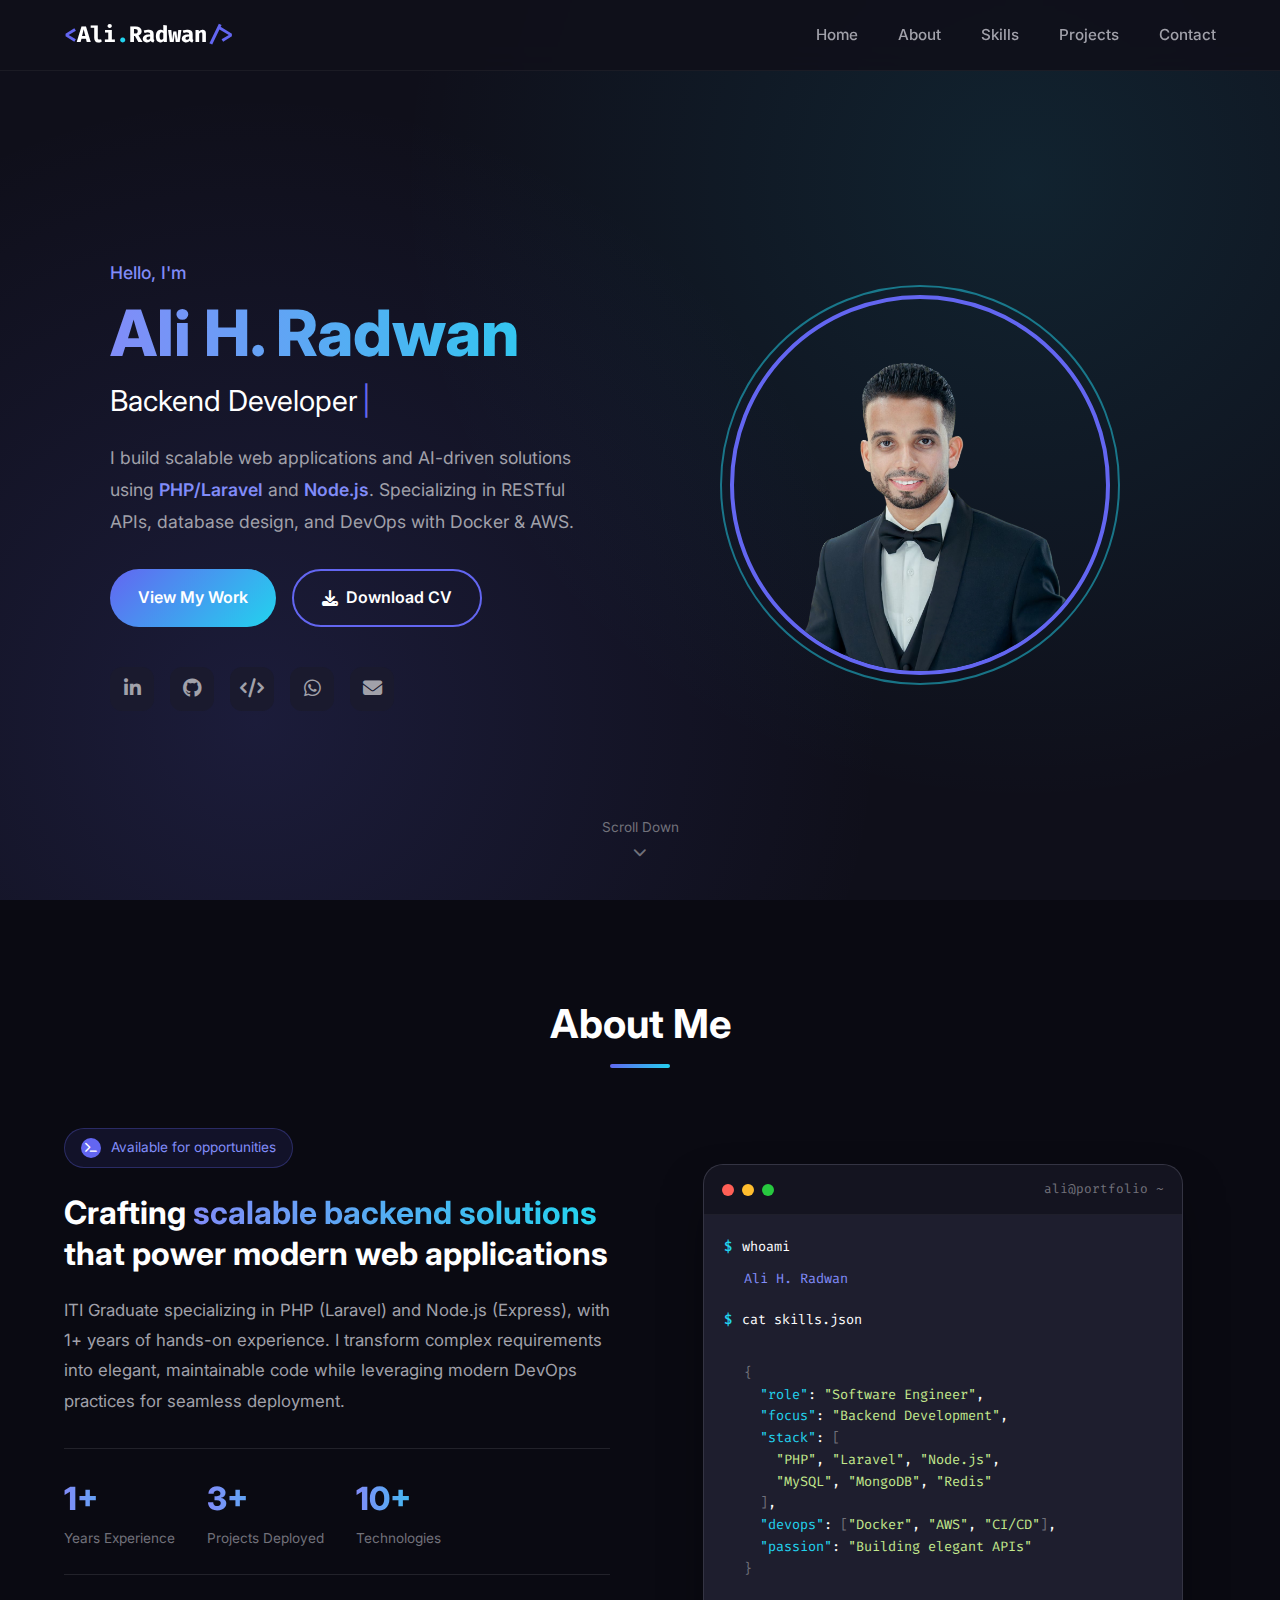
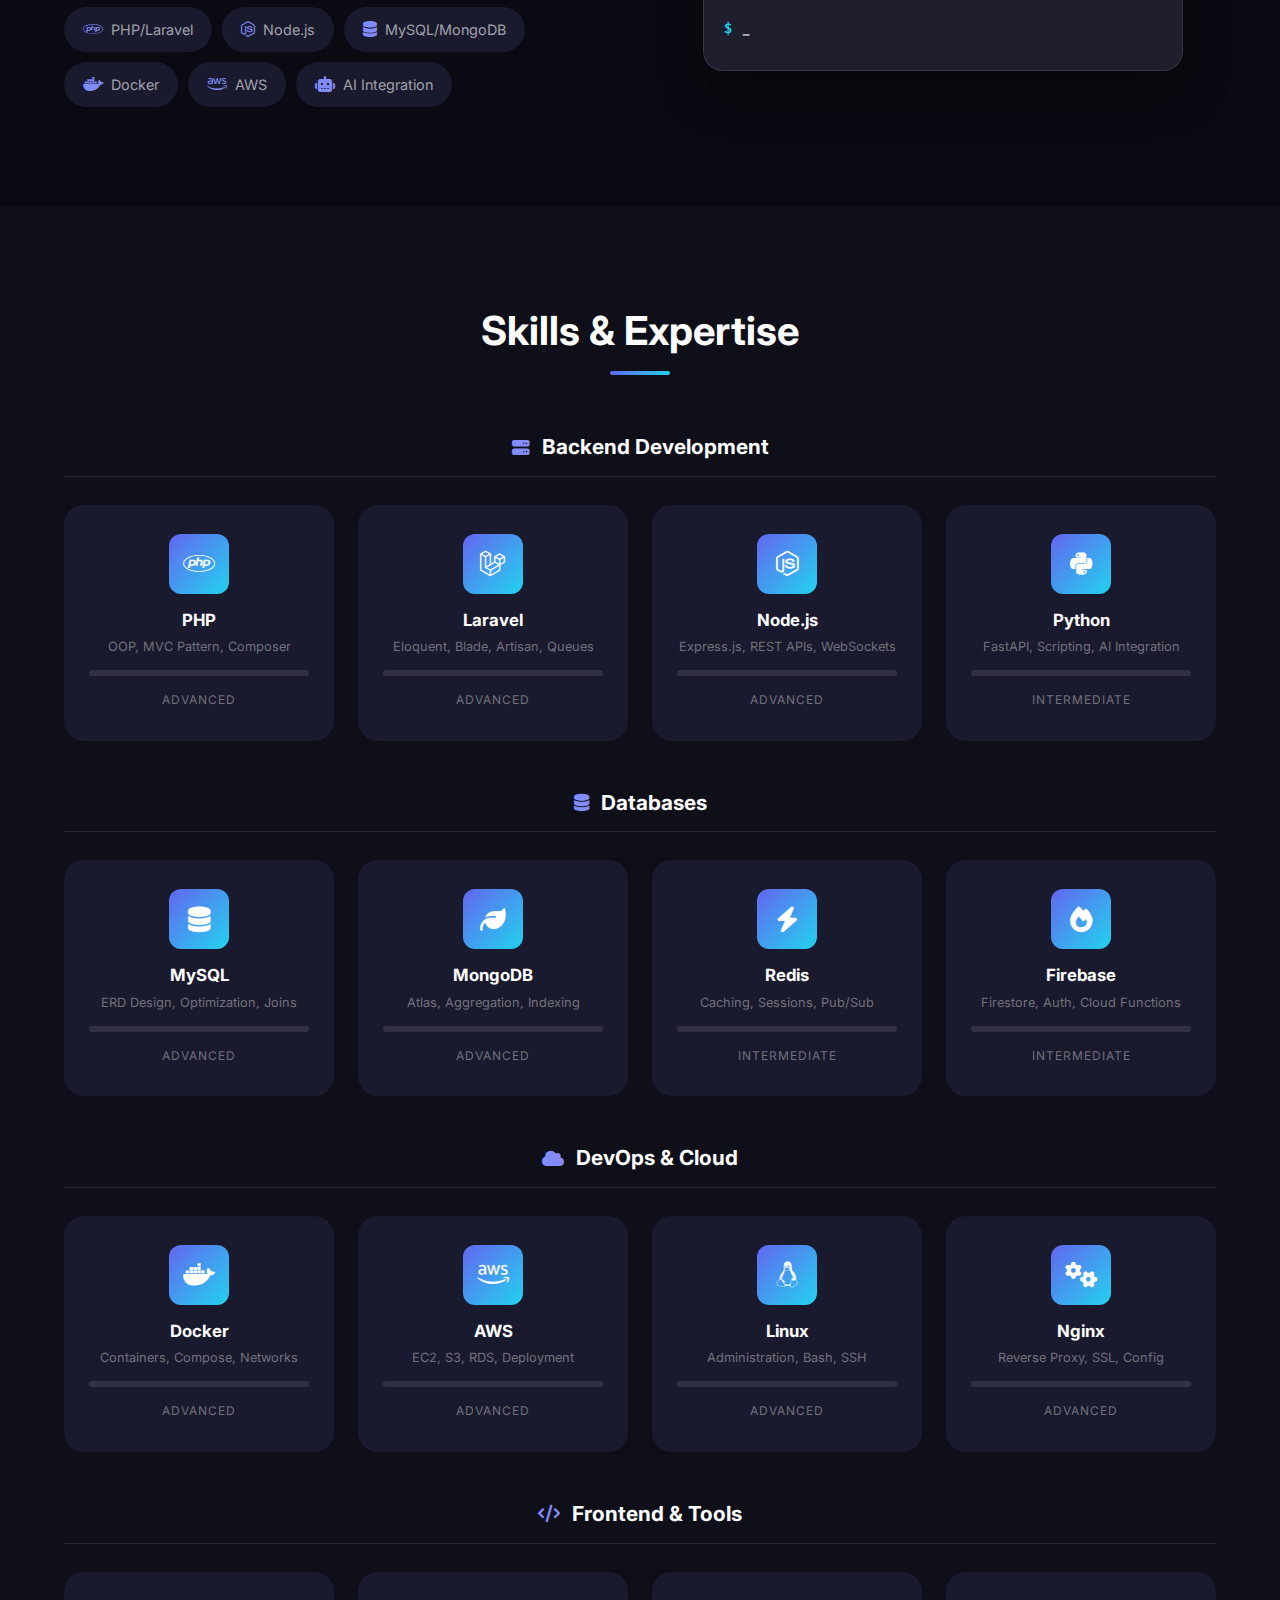
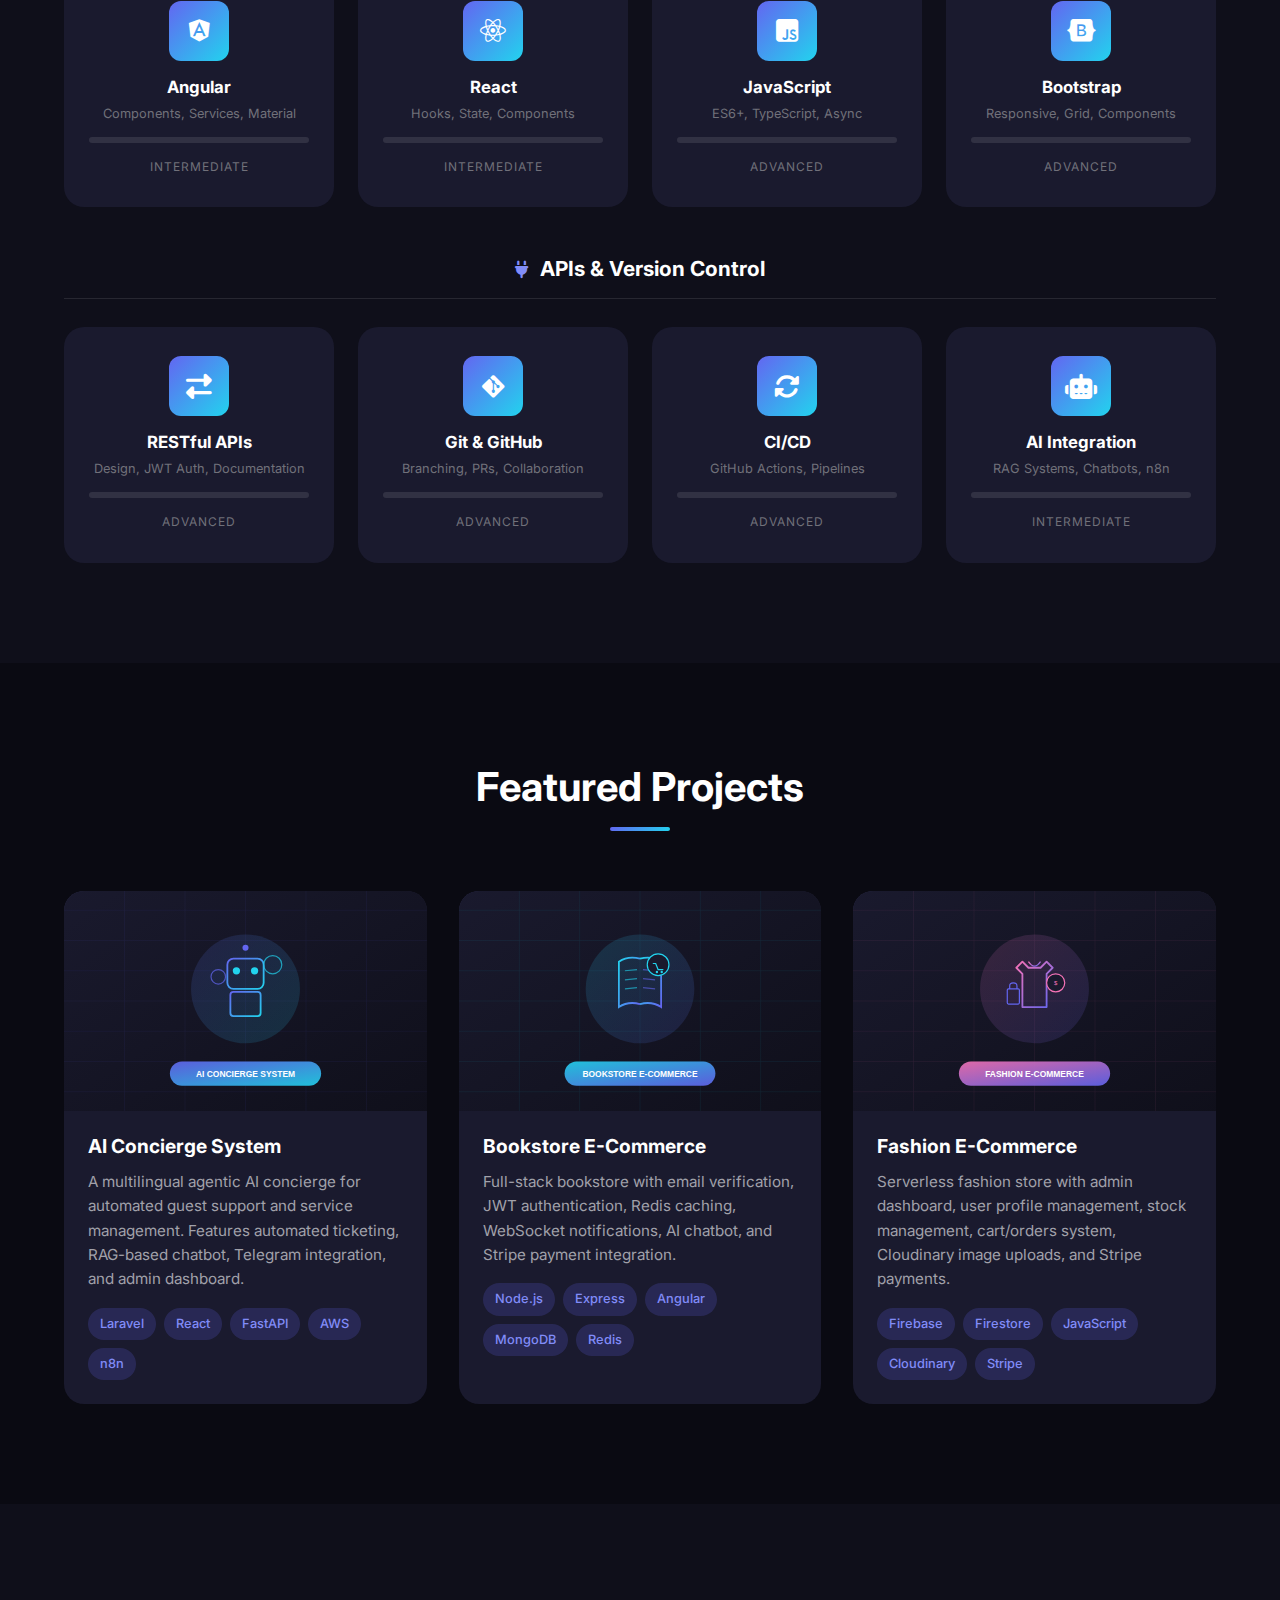
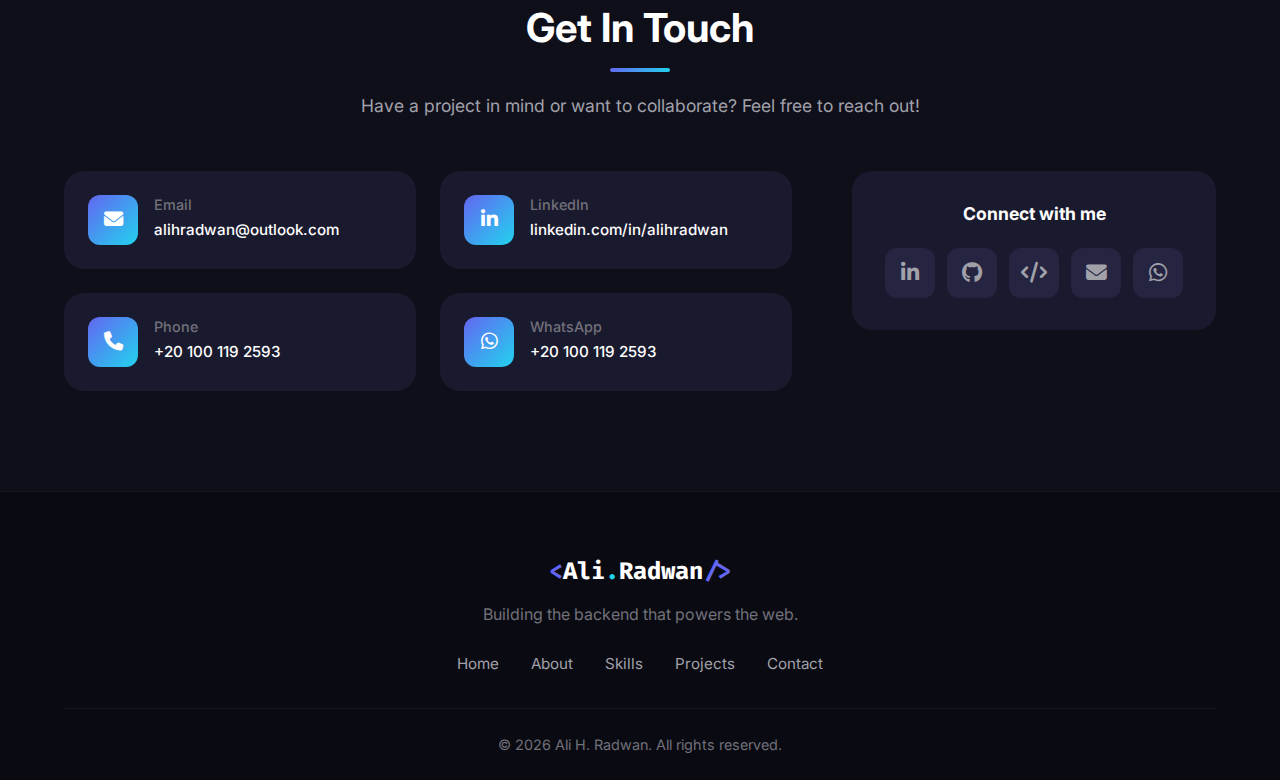
<file: index.html>
<!DOCTYPE html>
<html lang="en">
<head>
    <meta charset="UTF-8">
    <meta name="viewport" content="width=device-width, initial-scale=1.0">
    <meta name="description" content="Ali H. Radwan - Software Engineer specializing in PHP, Laravel, Node.js, and full-stack web development. Building robust, scalable web applications and AI-driven solutions.">
    <meta name="keywords" content="Software Engineer, Backend Developer, PHP, Laravel, Node.js, Full Stack Developer, REST API, AWS, Docker">
    <meta name="author" content="Ali H. Radwan">
    <title>Ali H. Radwan | Software Engineer</title>
    <link rel="icon" href="./assets/favicon.ico" type="image/x-icon">
    <link href="https://fonts.googleapis.com/css2?family=Inter:wght@300;400;500;600;700;800&family=Fira+Code:wght@400;500&display=swap" rel="stylesheet">
    <link rel="stylesheet" href="https://cdnjs.cloudflare.com/ajax/libs/font-awesome/6.5.1/css/all.min.css">
    <link rel="stylesheet" href="./styles/style.css">
</head>
<body>
    <!-- Navigation -->
    <nav class="navbar" id="navbar">
        <div class="nav-container">
            <a href="#home" class="nav-logo">
                <span class="logo-bracket">&lt;</span>Ali<span class="logo-dot">.</span>Radwan<span class="logo-bracket">/&gt;</span>
            </a>
            <ul class="nav-menu" id="nav-menu">
                <li class="nav-item"><a href="#home" class="nav-link">Home</a></li>
                <li class="nav-item"><a href="#about" class="nav-link">About</a></li>
                <li class="nav-item"><a href="#skills" class="nav-link">Skills</a></li>
                <li class="nav-item"><a href="#projects" class="nav-link">Projects</a></li>
                <li class="nav-item"><a href="#contact" class="nav-link">Contact</a></li>
            </ul>
            <button class="nav-toggle" id="nav-toggle" aria-label="Toggle navigation">
                <span class="hamburger"></span>
            </button>
        </div>
    </nav>

    <!-- Hero Section -->
    <section id="home" class="hero">
        <div class="hero-container">
            <div class="hero-content">
                <p class="hero-greeting">Hello, I'm</p>
                <h1 class="hero-title">Ali H. Radwan</h1>
                <h2 class="hero-subtitle">
                    <span class="typing-text">Backend Developer</span>
                    <span class="cursor">|</span>
                </h2>
                <p class="hero-description">
                    I build scalable web applications and AI-driven solutions using <span class="highlight">PHP/Laravel</span> and <span class="highlight">Node.js</span>. 
                    Specializing in RESTful APIs, database design, and DevOps with Docker & AWS.
                </p>
                <div class="hero-buttons">
                    <a href="#projects" class="btn btn-primary">View My Work</a>
                    <a href="https://drive.google.com/uc?export=download&id=1zlSR4CJrQeZInSyoxTLCa-BohuLwWWWa" class="btn btn-secondary">
                        <i class="fas fa-download"></i> Download CV
                    </a>
                </div>
                <div class="hero-social">
                    <a href="https://linkedin.com/in/alihradwan" target="_blank" rel="noopener" aria-label="LinkedIn">
                        <i class="fab fa-linkedin-in"></i>
                    </a>
                    <a href="https://github.com/alihradwan" target="_blank" rel="noopener" aria-label="GitHub">
                        <i class="fab fa-github"></i>
                    </a>
                    <a href="https://leetcode.com/u/alihradwan" target="_blank" rel="noopener" aria-label="LeetCode">
                        <i class="fas fa-code"></i>
                    </a>
                    <a href="https://wa.me/+201001192593" target="_blank" rel="noopener" aria-label="WhatsApp">
                        <i class="fab fa-whatsapp"></i>
                    </a>
                    <a href="mailto:alihradwan@outlook.com" aria-label="Email">
                        <i class="fas fa-envelope"></i>
                    </a>
                </div>
            </div>
            <div class="hero-image">
                <div class="image-wrapper">
                    <img src="./assets/images/ali.png" alt="Ali H. Radwan">
                    <div class="image-decoration"></div>
                </div>
            </div>
        </div>
        <div class="hero-scroll">
            <a href="#about" class="scroll-indicator">
                <span>Scroll Down</span>
                <i class="fas fa-chevron-down"></i>
            </a>
        </div>
    </section>

    <!-- About Section -->
    <section id="about" class="about">
        <div class="container">
            <h2 class="section-title">About Me</h2>
            <div class="about-content">
                <div class="about-text">
                    <div class="about-badge">
                        <span class="badge-icon"><i class="fas fa-terminal"></i></span>
                        <span>Available for opportunities</span>
                    </div>
                    <h3 class="about-headline">
                        Crafting <span class="gradient-text">scalable backend solutions</span> that power modern web applications
                    </h3>
                    <p class="about-description">
                        ITI Graduate specializing in PHP (Laravel) and Node.js (Express), with 1+ years of hands-on experience. 
                        I transform complex requirements into elegant, maintainable code while leveraging modern 
                        DevOps practices for seamless deployment.
                    </p>
                    
                    <div class="about-metrics">
                        <div class="metric">
                            <span class="metric-value">1+</span>
                            <span class="metric-label">Years Experience</span>
                        </div>
                        <div class="metric">
                            <span class="metric-value">3+</span>
                            <span class="metric-label">Projects Deployed</span>
                        </div>
                        <div class="metric">
                            <span class="metric-value">10+</span>
                            <span class="metric-label">Technologies</span>
                        </div>
                    </div>

                    <div class="about-tags">
                        <span class="tag"><i class="fab fa-php"></i> PHP/Laravel</span>
                        <span class="tag"><i class="fab fa-node-js"></i> Node.js</span>
                        <span class="tag"><i class="fas fa-database"></i> MySQL/MongoDB</span>
                        <span class="tag"><i class="fab fa-docker"></i> Docker</span>
                        <span class="tag"><i class="fab fa-aws"></i> AWS</span>
                        <span class="tag"><i class="fas fa-robot"></i> AI Integration</span>
                    </div>
                </div>
                <div class="about-visual">
                    <div class="terminal-window">
                        <div class="terminal-header">
                            <div class="terminal-dots">
                                <span class="dot red"></span>
                                <span class="dot yellow"></span>
                                <span class="dot green"></span>
                            </div>
                            <span class="terminal-title">ali@portfolio ~ </span>
                        </div>
                        <div class="terminal-body">
                            <div class="terminal-line">
                                <span class="prompt">$</span>
                                <span class="command">whoami</span>
                            </div>
                            <div class="terminal-output">Ali H. Radwan</div>
                            <div class="terminal-line">
                                <span class="prompt">$</span>
                                <span class="command">cat skills.json</span>
                            </div>
                            <div class="terminal-json">
<span class="json-bracket">{</span>
  <span class="json-key">"role"</span>: <span class="json-string">"Software Engineer"</span>,
  <span class="json-key">"focus"</span>: <span class="json-string">"Backend Development"</span>,
  <span class="json-key">"stack"</span>: <span class="json-bracket">[</span>
    <span class="json-string">"PHP"</span>, <span class="json-string">"Laravel"</span>, <span class="json-string">"Node.js"</span>,
    <span class="json-string">"MySQL"</span>, <span class="json-string">"MongoDB"</span>, <span class="json-string">"Redis"</span>
  <span class="json-bracket">]</span>,
  <span class="json-key">"devops"</span>: <span class="json-bracket">[</span><span class="json-string">"Docker"</span>, <span class="json-string">"AWS"</span>, <span class="json-string">"CI/CD"</span><span class="json-bracket">]</span>,
  <span class="json-key">"passion"</span>: <span class="json-string">"Building elegant APIs"</span>
<span class="json-bracket">}</span>
                            </div>
                            <div class="terminal-line">
                                <span class="prompt">$</span>
                                <span class="command typing-cursor">_</span>
                            </div>
                        </div>
                    </div>
                </div>
            </div>
        </div>
    </section>

    <!-- Skills Section -->
    <section id="skills" class="skills">
        <div class="container">
            <h2 class="section-title">Skills & Expertise</h2>
            
            <!-- Backend Skills -->
            <div class="skills-category">
                <h3 class="category-title"><i class="fas fa-server"></i> Backend Development</h3>
                <div class="skills-grid">
                    <div class="skill-card" data-level="advanced">
                        <div class="skill-icon">
                            <i class="fab fa-php"></i>
                        </div>
                        <h3>PHP</h3>
                        <p class="skill-desc">OOP, MVC Pattern, Composer</p>
                        <div class="skill-bar">
                            <div class="skill-progress" style="--progress: 95%"></div>
                        </div>
                        <span class="skill-level">Advanced</span>
                    </div>
                    <div class="skill-card" data-level="advanced">
                        <div class="skill-icon">
                            <i class="fab fa-laravel"></i>
                        </div>
                        <h3>Laravel</h3>
                        <p class="skill-desc">Eloquent, Blade, Artisan, Queues</p>
                        <div class="skill-bar">
                            <div class="skill-progress" style="--progress: 95%"></div>
                        </div>
                        <span class="skill-level">Advanced</span>
                    </div>
                    <div class="skill-card" data-level="advanced">
                        <div class="skill-icon">
                            <i class="fab fa-node-js"></i>
                        </div>
                        <h3>Node.js</h3>
                        <p class="skill-desc">Express.js, REST APIs, WebSockets</p>
                        <div class="skill-bar">
                            <div class="skill-progress" style="--progress: 85%"></div>
                        </div>
                        <span class="skill-level">Advanced</span>
                    </div>
                    <div class="skill-card" data-level="intermediate">
                        <div class="skill-icon">
                            <i class="fab fa-python"></i>
                        </div>
                        <h3>Python</h3>
                        <p class="skill-desc">FastAPI, Scripting, AI Integration</p>
                        <div class="skill-bar">
                            <div class="skill-progress" style="--progress: 70%"></div>
                        </div>
                        <span class="skill-level">Intermediate</span>
                    </div>
                </div>
            </div>

            <!-- Database Skills -->
            <div class="skills-category">
                <h3 class="category-title"><i class="fas fa-database"></i> Databases</h3>
                <div class="skills-grid">
                    <div class="skill-card" data-level="advanced">
                        <div class="skill-icon">
                            <i class="fas fa-database"></i>
                        </div>
                        <h3>MySQL</h3>
                        <p class="skill-desc">ERD Design, Optimization, Joins</p>
                        <div class="skill-bar">
                            <div class="skill-progress" style="--progress: 90%"></div>
                        </div>
                        <span class="skill-level">Advanced</span>
                    </div>
                    <div class="skill-card" data-level="advanced">
                        <div class="skill-icon">
                            <i class="fas fa-leaf"></i>
                        </div>
                        <h3>MongoDB</h3>
                        <p class="skill-desc">Atlas, Aggregation, Indexing</p>
                        <div class="skill-bar">
                            <div class="skill-progress" style="--progress: 85%"></div>
                        </div>
                        <span class="skill-level">Advanced</span>
                    </div>
                    <div class="skill-card" data-level="intermediate">
                        <div class="skill-icon">
                            <i class="fas fa-bolt"></i>
                        </div>
                        <h3>Redis</h3>
                        <p class="skill-desc">Caching, Sessions, Pub/Sub</p>
                        <div class="skill-bar">
                            <div class="skill-progress" style="--progress: 75%"></div>
                        </div>
                        <span class="skill-level">Intermediate</span>
                    </div>
                    <div class="skill-card" data-level="intermediate">
                        <div class="skill-icon">
                            <i class="fas fa-fire"></i>
                        </div>
                        <h3>Firebase</h3>
                        <p class="skill-desc">Firestore, Auth, Cloud Functions</p>
                        <div class="skill-bar">
                            <div class="skill-progress" style="--progress: 80%"></div>
                        </div>
                        <span class="skill-level">Intermediate</span>
                    </div>
                </div>
            </div>

            <!-- DevOps Skills -->
            <div class="skills-category">
                <h3 class="category-title"><i class="fas fa-cloud"></i> DevOps & Cloud</h3>
                <div class="skills-grid">
                    <div class="skill-card" data-level="advanced">
                        <div class="skill-icon">
                            <i class="fab fa-docker"></i>
                        </div>
                        <h3>Docker</h3>
                        <p class="skill-desc">Containers, Compose, Networks</p>
                        <div class="skill-bar">
                            <div class="skill-progress" style="--progress: 85%"></div>
                        </div>
                        <span class="skill-level">Advanced</span>
                    </div>
                    <div class="skill-card" data-level="advanced">
                        <div class="skill-icon">
                            <i class="fab fa-aws"></i>
                        </div>
                        <h3>AWS</h3>
                        <p class="skill-desc">EC2, S3, RDS, Deployment</p>
                        <div class="skill-bar">
                            <div class="skill-progress" style="--progress: 80%"></div>
                        </div>
                        <span class="skill-level">Advanced</span>
                    </div>
                    <div class="skill-card" data-level="advanced">
                        <div class="skill-icon">
                            <i class="fab fa-linux"></i>
                        </div>
                        <h3>Linux</h3>
                        <p class="skill-desc">Administration, Bash, SSH</p>
                        <div class="skill-bar">
                            <div class="skill-progress" style="--progress: 85%"></div>
                        </div>
                        <span class="skill-level">Advanced</span>
                    </div>
                    <div class="skill-card" data-level="advanced">
                        <div class="skill-icon">
                            <i class="fas fa-cogs"></i>
                        </div>
                        <h3>Nginx</h3>
                        <p class="skill-desc">Reverse Proxy, SSL, Config</p>
                        <div class="skill-bar">
                            <div class="skill-progress" style="--progress: 80%"></div>
                        </div>
                        <span class="skill-level">Advanced</span>
                    </div>
                </div>
            </div>

            <!-- Frontend & Tools -->
            <div class="skills-category">
                <h3 class="category-title"><i class="fas fa-code"></i> Frontend & Tools</h3>
                <div class="skills-grid">
                    <div class="skill-card" data-level="intermediate">
                        <div class="skill-icon">
                            <i class="fab fa-angular"></i>
                        </div>
                        <h3>Angular</h3>
                        <p class="skill-desc">Components, Services, Material</p>
                        <div class="skill-bar">
                            <div class="skill-progress" style="--progress: 75%"></div>
                        </div>
                        <span class="skill-level">Intermediate</span>
                    </div>
                    <div class="skill-card" data-level="intermediate">
                        <div class="skill-icon">
                            <i class="fab fa-react"></i>
                        </div>
                        <h3>React</h3>
                        <p class="skill-desc">Hooks, State, Components</p>
                        <div class="skill-bar">
                            <div class="skill-progress" style="--progress: 70%"></div>
                        </div>
                        <span class="skill-level">Intermediate</span>
                    </div>
                    <div class="skill-card" data-level="advanced">
                        <div class="skill-icon">
                            <i class="fab fa-js-square"></i>
                        </div>
                        <h3>JavaScript</h3>
                        <p class="skill-desc">ES6+, TypeScript, Async</p>
                        <div class="skill-bar">
                            <div class="skill-progress" style="--progress: 85%"></div>
                        </div>
                        <span class="skill-level">Advanced</span>
                    </div>
                    <div class="skill-card" data-level="advanced">
                        <div class="skill-icon">
                            <i class="fab fa-bootstrap"></i>
                        </div>
                        <h3>Bootstrap</h3>
                        <p class="skill-desc">Responsive, Grid, Components</p>
                        <div class="skill-bar">
                            <div class="skill-progress" style="--progress: 90%"></div>
                        </div>
                        <span class="skill-level">Advanced</span>
                    </div>
                </div>
            </div>

            <!-- APIs & Version Control -->
            <div class="skills-category">
                <h3 class="category-title"><i class="fas fa-plug"></i> APIs & Version Control</h3>
                <div class="skills-grid">
                    <div class="skill-card" data-level="advanced">
                        <div class="skill-icon">
                            <i class="fas fa-exchange-alt"></i>
                        </div>
                        <h3>RESTful APIs</h3>
                        <p class="skill-desc">Design, JWT Auth, Documentation</p>
                        <div class="skill-bar">
                            <div class="skill-progress" style="--progress: 95%"></div>
                        </div>
                        <span class="skill-level">Advanced</span>
                    </div>
                    <div class="skill-card" data-level="advanced">
                        <div class="skill-icon">
                            <i class="fab fa-git-alt"></i>
                        </div>
                        <h3>Git & GitHub</h3>
                        <p class="skill-desc">Branching, PRs, Collaboration</p>
                        <div class="skill-bar">
                            <div class="skill-progress" style="--progress: 90%"></div>
                        </div>
                        <span class="skill-level">Advanced</span>
                    </div>
                    <div class="skill-card" data-level="advanced">
                        <div class="skill-icon">
                            <i class="fas fa-sync-alt"></i>
                        </div>
                        <h3>CI/CD</h3>
                        <p class="skill-desc">GitHub Actions, Pipelines</p>
                        <div class="skill-bar">
                            <div class="skill-progress" style="--progress: 80%"></div>
                        </div>
                        <span class="skill-level">Advanced</span>
                    </div>
                    <div class="skill-card" data-level="intermediate">
                        <div class="skill-icon">
                            <i class="fas fa-robot"></i>
                        </div>
                        <h3>AI Integration</h3>
                        <p class="skill-desc">RAG Systems, Chatbots, n8n</p>
                        <div class="skill-bar">
                            <div class="skill-progress" style="--progress: 75%"></div>
                        </div>
                        <span class="skill-level">Intermediate</span>
                    </div>
                </div>
            </div>
        </div>
    </section>

    <!-- Projects Section -->
    <section id="projects" class="projects">
        <div class="container">
            <h2 class="section-title">Featured Projects</h2>
            <div class="projects-grid">
                <article class="project-card">
                    <div class="project-image">
                        <img src="./assets/images/projects/project1.svg" alt="AI Concierge System">
                        <div class="project-overlay">
                            <div class="project-links">
                                <a href="https://concierge.ddns.net" target="_blank" class="project-link" title="View Project">
                                    <i class="fas fa-external-link-alt"></i>
                                </a>
                                <a href="https://github.com/AliHRadwan/ITI-Graduation-Project" target="_blank" class="project-link" title="View Code">
                                    <i class="fab fa-github"></i>
                                </a>
                            </div>
                        </div>
                    </div>
                    <div class="project-content">
                        <h3>AI Concierge System</h3>
                        <p>A multilingual agentic AI concierge for automated guest support and service management. Features automated ticketing, RAG-based chatbot, Telegram integration, and admin dashboard.</p>
                        <div class="project-tech">
                            <span>Laravel</span>
                            <span>React</span>
                            <span>FastAPI</span>
                            <span>AWS</span>
                            <span>n8n</span>
                        </div>
                    </div>
                </article>
                <article class="project-card">
                    <div class="project-image">
                        <img src="./assets/images/projects/project2.svg" alt="Bookstore E-Commerce">
                        <div class="project-overlay">
                            <div class="project-links">
                                <a href="https://bookly.duckdns.org" target="_blank" class="project-link" title="View Project">
                                    <i class="fas fa-external-link-alt"></i>
                                </a>
                                <a href="https://github.com/AliHRadwan/Node-Project" target="_blank" class="project-link" title="View Code">
                                    <i class="fab fa-github"></i>
                                </a>
                            </div>
                        </div>
                    </div>
                    <div class="project-content">
                        <h3>Bookstore E-Commerce</h3>
                        <p>Full-stack bookstore with email verification, JWT authentication, Redis caching, WebSocket notifications, AI chatbot, and Stripe payment integration.</p>
                        <div class="project-tech">
                            <span>Node.js</span>
                            <span>Express</span>
                            <span>Angular</span>
                            <span>MongoDB</span>
                            <span>Redis</span>
                        </div>
                    </div>
                </article>
                <article class="project-card">
                    <div class="project-image">
                        <img src="./assets/images/projects/project3.svg" alt="Fashion E-Commerce">
                        <div class="project-overlay">
                            <div class="project-links">
                                <a href="https://brand-website-ce759.web.app" target="_blank" class="project-link" title="View Project">
                                    <i class="fas fa-external-link-alt"></i>
                                </a>
                                <a href="https://github.com/AliHRadwan/JS-Project" target="_blank" class="project-link" title="View Code">
                                    <i class="fab fa-github"></i>
                                </a>
                            </div>
                        </div>
                    </div>
                    <div class="project-content">
                        <h3>Fashion E-Commerce</h3>
                        <p>Serverless fashion store with admin dashboard, user profile management, stock management, cart/orders system, Cloudinary image uploads, and Stripe payments.</p>
                        <div class="project-tech">
                            <span>Firebase</span>
                            <span>Firestore</span>
                            <span>JavaScript</span>
                            <span>Cloudinary</span>
                            <span>Stripe</span>
                        </div>
                    </div>
                </article>
            </div>
        </div>
    </section>

    <!-- Contact Section -->
    <section id="contact" class="contact">
        <div class="container">
            <h2 class="section-title">Get In Touch</h2>
            <p class="contact-intro">
                Have a project in mind or want to collaborate? Feel free to reach out!
            </p>
            <div class="contact-content">
                <div class="contact-info">
                    <div class="contact-card">
                        <div class="contact-icon">
                            <i class="fas fa-envelope"></i>
                        </div>
                        <div class="contact-details">
                            <h3>Email</h3>
                            <a href="mailto:alihradwan@outlook.com">alihradwan@outlook.com</a>
                        </div>
                    </div>
                    <div class="contact-card">
                        <div class="contact-icon">
                            <i class="fab fa-linkedin-in"></i>
                        </div>
                        <div class="contact-details">
                            <h3>LinkedIn</h3>
                            <a href="https://linkedin.com/in/alihradwan" target="_blank">linkedin.com/in/alihradwan</a>
                        </div>
                    </div>
                    <div class="contact-card">
                        <div class="contact-icon">
                            <i class="fas fa-phone"></i>
                        </div>
                        <div class="contact-details">
                            <h3>Phone</h3>
                            <a href="tel:+201001192593">+20 100 119 2593</a>
                        </div>
                    </div>
                    <div class="contact-card">
                        <div class="contact-icon">
                            <i class="fab fa-whatsapp"></i>
                        </div>
                        <div class="contact-details">
                            <h3>WhatsApp</h3>
                            <a href="https://wa.me/+201001192593" target="_blank">+20 100 119 2593</a>
                        </div>
                    </div>
                </div>
                <div class="contact-social">
                    <h3>Connect with me</h3>
                    <div class="social-links">
                        <a href="https://linkedin.com/in/alihradwan" target="_blank" rel="noopener" class="social-link" aria-label="LinkedIn">
                            <i class="fab fa-linkedin-in"></i>
                        </a>
                        <a href="https://github.com/alihradwan" target="_blank" rel="noopener" class="social-link" aria-label="GitHub">
                            <i class="fab fa-github"></i>
                        </a>
                        <a href="https://leetcode.com/u/alihradwan" target="_blank" rel="noopener" class="social-link" aria-label="LeetCode">
                            <i class="fas fa-code"></i>
                        </a>
                        <a href="mailto:alihradwan@outlook.com" class="social-link" aria-label="Email">
                            <i class="fas fa-envelope"></i>
                        </a>
                        <a href="https://wa.me/+201001192593" target="_blank" rel="noopener" class="social-link" aria-label="WhatsApp">
                            <i class="fab fa-whatsapp"></i>
                        </a>
                    </div>
                </div>
            </div>
        </div>
    </section>

    <!-- Footer -->
    <footer class="footer">
        <div class="container">
            <div class="footer-content">
                <div class="footer-logo">
                    <span class="logo-bracket">&lt;</span>Ali<span class="logo-dot">.</span>Radwan<span class="logo-bracket">/&gt;</span>
                </div>
                <p class="footer-text">Building the backend that powers the web.</p>
                <div class="footer-links">
                    <a href="#home">Home</a>
                    <a href="#about">About</a>
                    <a href="#skills">Skills</a>
                    <a href="#projects">Projects</a>
                    <a href="#contact">Contact</a>
                </div>
            </div>
            <div class="footer-bottom">
                <p>&copy; 2026 Ali H. Radwan. All rights reserved.</p>
            </div>
        </div>
    </footer>

    <!-- Back to Top Button -->
    <button class="back-to-top" id="backToTop" aria-label="Back to top">
        <i class="fas fa-arrow-up"></i>
    </button>

    <script src="./scripts/script.js"></script>
</body>
</html>
</file>
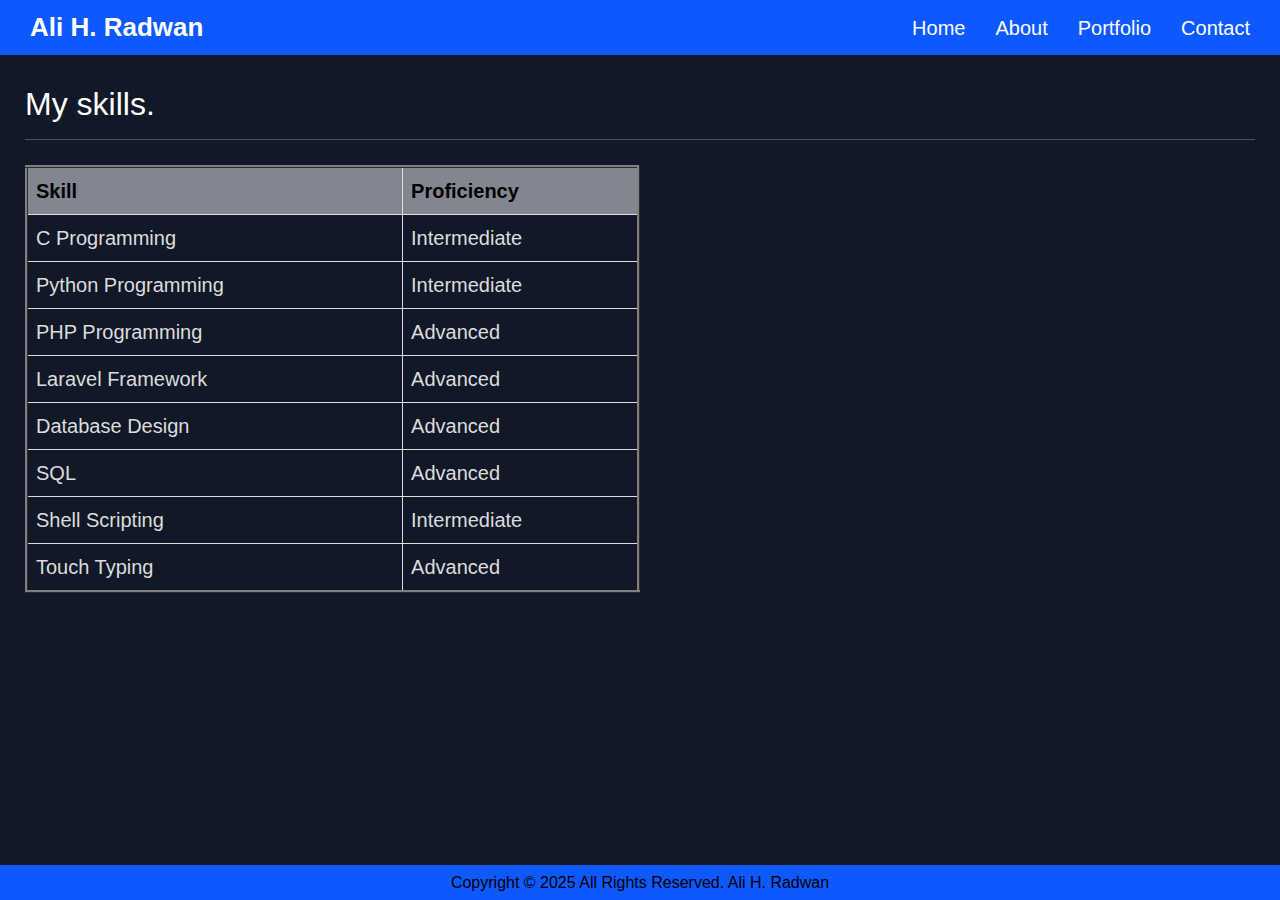
<file: about.html>
<!DOCTYPE html>

<html lang="en-US">

<head>
    <meta charset="utf-8">
    <meta name="viewport" content="initial-scale=1, width=device-width">
    <title>About</title>
    <link href="./favicon.ico" rel="icon" type="image/x-icon">
    <link href="https://cdn.jsdelivr.net/npm/bootstrap@5.3.3/dist/css/bootstrap.min.css" rel="stylesheet" integrity="sha384-QWTKZyjpPEjISv5WaRU9OFeRpok6YctnYmDr5pNlyT2bRjXh0JMhjY6hW+ALEwIH" crossorigin="anonymous">
    <script src="https://cdn.jsdelivr.net/npm/bootstrap@5.3.3/dist/js/bootstrap.bundle.min.js" integrity="sha384-YvpcrYf0tY3lHB60NNkmXc5s9fDVZLESaAA55NDzOxhy9GkcIdslK1eN7N6jIeHz" crossorigin="anonymous"></script>
    <script src="https://code.jquery.com/jquery-3.5.1.slim.min.js" integrity="sha384-DfXdz2htPH0lsSSs5nCTpuj/zy4C+OGpamoFVy38MVBnE+IbbVYUew+OrCXaRkfj" crossorigin="anonymous"></script>
    <link href="https://fonts.googleapis.com/css2?family=Roboto&family=Open+Sans&family=Lato&family=Montserrat&display=swap" rel="stylesheet">
    <link href="./style.css" rel="stylesheet">
    <script src="./script.js"></script>
</head>

<body>
    <div class="wrapper">
        <header class="header">
            <navbar class="navbar">
                <div id="logo">Ali H. Radwan</div>
                <ul class="navlinks">
                    <li><a href="./index.html">Home</a> </li>
                    <li><a href="./about.html">About</a> </li>
                    <li><a href="./portfolio.html">Portfolio</a> </li>
                    <li><a href="./contact.html">Contact</a> </li>
                </ul>
            </navbar>
        </header>

        <main class="content">
            <div class="about">
                <h2>My skills.</h2>
                <hr>

                <table class="custom-table">
                    <thead>
                        <tr>
                            <th>Skill</th>
                            <th>Proficiency</th>
                        </tr>
                    </thead>
                    <tbody>
                        <tr>
                            <td>C Programming</td>
                            <td>Intermediate</td>
                        </tr>
                        <tr>
                            <td>Python Programming</td>
                            <td>Intermediate</td>
                        </tr>
                        <tr>
                            <td>PHP Programming</td>
                            <td>Advanced</td>
                        </tr>
                        <tr>
                            <td>Laravel Framework</td>
                            <td>Advanced</td>
                        </tr>
                        <tr>
                            <td>Database Design</td>
                            <td>Advanced</td>
                        </tr>
                        <tr>
                            <td>SQL</td>
                            <td>Advanced</td>
                        </tr>
                        <tr>
                            <td>Shell Scripting</td>
                            <td>Intermediate</td>
                        </tr>
                        <tr>
                            <td>Touch Typing</td>
                            <td>Advanced</td>
                        </tr>
                    </tbody>
                </table>
            </div>
            
        </main>

        <footer class="footer">
            <div class="footer1">
                <p>Copyright © 2025 All Rights Reserved. Ali H. Radwan</p>
            </div>
        </footer>
    </div>
</body>

</html>
</file>
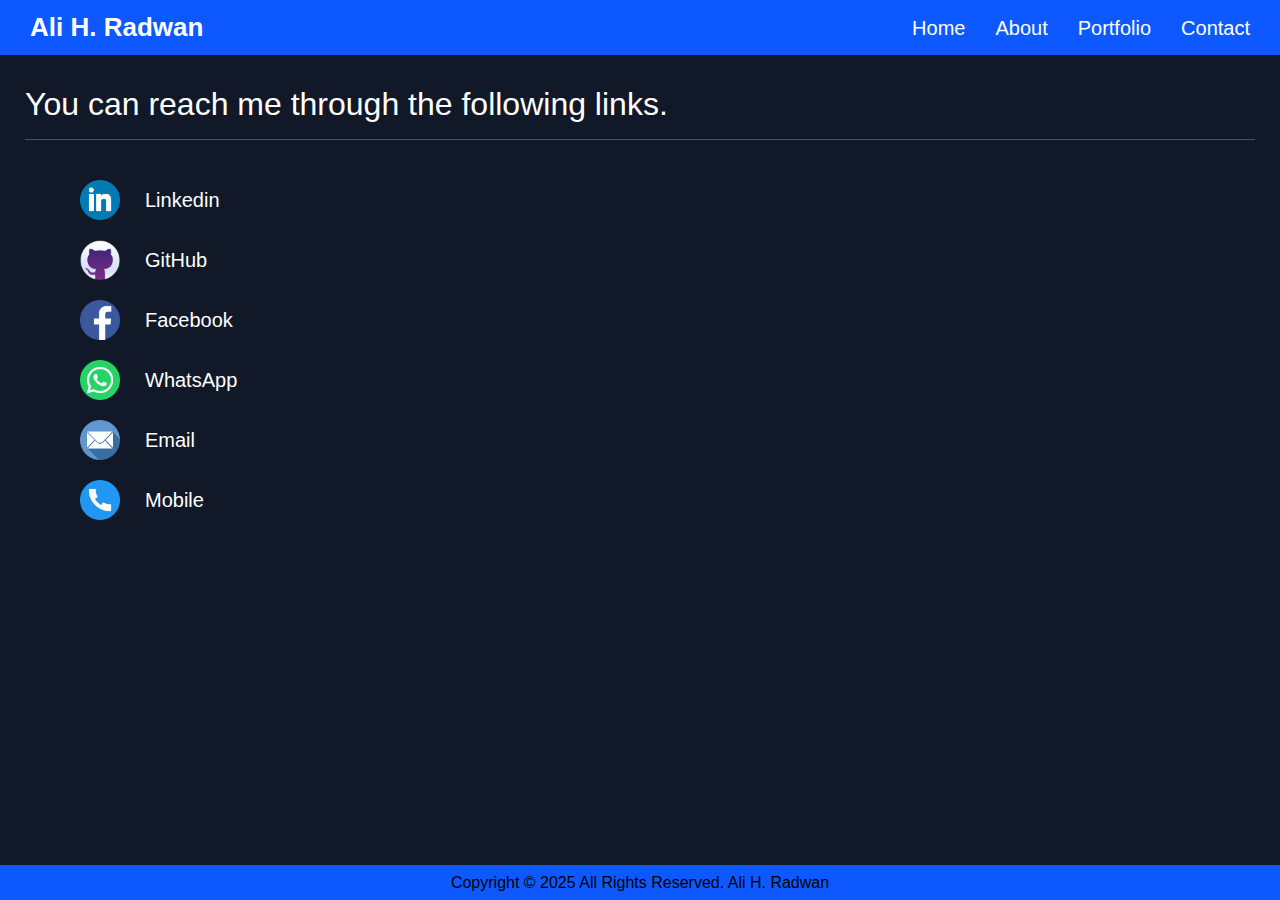
<file: contact.html>
<!DOCTYPE html>

<html lang="en-US">

<head>
    <meta charset="utf-8">
    <meta name="viewport" content="initial-scale=1, width=device-width">
    <title>Contact</title>
    <link href="./favicon.ico" rel="icon" type="image/x-icon">
    <link href="https://cdn.jsdelivr.net/npm/bootstrap@5.3.3/dist/css/bootstrap.min.css" rel="stylesheet" integrity="sha384-QWTKZyjpPEjISv5WaRU9OFeRpok6YctnYmDr5pNlyT2bRjXh0JMhjY6hW+ALEwIH" crossorigin="anonymous">
    <script src="https://cdn.jsdelivr.net/npm/bootstrap@5.3.3/dist/js/bootstrap.bundle.min.js" integrity="sha384-YvpcrYf0tY3lHB60NNkmXc5s9fDVZLESaAA55NDzOxhy9GkcIdslK1eN7N6jIeHz" crossorigin="anonymous"></script>
    <script src="https://code.jquery.com/jquery-3.5.1.slim.min.js" integrity="sha384-DfXdz2htPH0lsSSs5nCTpuj/zy4C+OGpamoFVy38MVBnE+IbbVYUew+OrCXaRkfj" crossorigin="anonymous"></script>
    <link href="https://fonts.googleapis.com/css2?family=Roboto&family=Open+Sans&family=Lato&family=Montserrat&display=swap" rel="stylesheet">
    <link href="./style.css" rel="stylesheet">
    <script src="./script.js"></script>
</head>

<body>
    <div class="wrapper">
        <header class="header">
            <navbar class="navbar">
                <div id="logo">Ali H. Radwan</div>
                <ul class="navlinks">
                    <li><a href="./index.html">Home</a> </li>
                    <li><a href="./about.html">About</a> </li>
                    <li><a href="./portfolio.html">Portfolio</a> </li>
                    <li><a href="./contact.html">Contact</a> </li>
                </ul>
            </navbar>
        </header>

        <main class="content">
            <div class="contact">
                <h2>You can reach me through the following links.</h2>
                <hr>

                <div class="links">
                    <a href="https://www.linkedin.com/in/alihradwan" target="_blank">
                        <div class="section">
                            <img src="./icons/linkedin_icon.png">
                            <h5>Linkedin</h5>
                        </div>
                    </a>
                    <a href="https://www.github.com/alihradwan" target="_blank">
                        <div class="section">
                            <img src="./icons/github_icon.png">
                            <h5>GitHub</h5>
                        </div>
                    </a>
                    <a href="https://www.facebook.com/alihredwan" target="_blank">
                        <div class="section">
                            <img src="./icons/facebook_icon.png">
                            <h5>Facebook</h5>
                        </div>
                    </a>
                    <a href="https://wa.me/+201141774376" target="_blank">
                        <div class="section">
                            <img src="./icons/whatsapp_icon.png">
                            <h5>WhatsApp</h5>
                        </div>
                    </a>
                    <a href="mailto:alihradwan@outlook.com" target="_blank">
                        <div class="section">
                            <img src="./icons/email_icon.png">
                            <h5>Email</h5>
                        </div>
                    </a>
                    <a href="tel:+201001192593" target="_blank">
                        <div class="section">
                            <img src="./icons/phone_icon.png">
                            <h5>Mobile</h5>
                        </div>
                    </a>
                </div>
            </div>
            
        </main>

        <footer class="footer">
            <div class="footer1">
                <p>Copyright © 2025 All Rights Reserved. Ali H. Radwan</p>
            </div>
        </footer>
    </div>
</body>

</html>
</file>
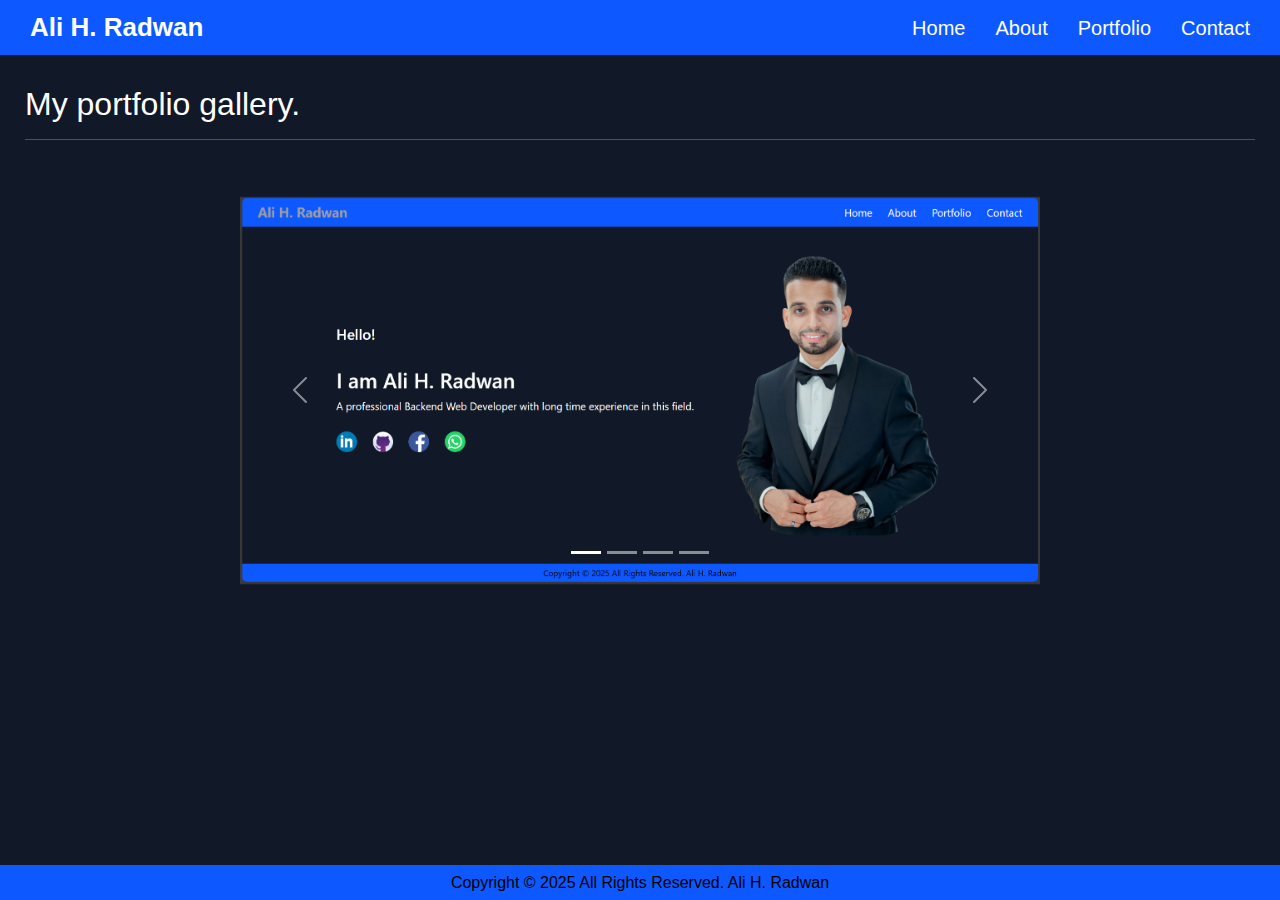
<file: portfolio.html>
<!DOCTYPE html>

<html lang="en-US">

<head>
    <meta charset="utf-8">
    <meta name="viewport" content="initial-scale=1, width=device-width">
    <title>Portfolio</title>
    <link href="./favicon.ico" rel="icon" type="image/x-icon">
    <link href="https://cdn.jsdelivr.net/npm/bootstrap@5.3.3/dist/css/bootstrap.min.css" rel="stylesheet" integrity="sha384-QWTKZyjpPEjISv5WaRU9OFeRpok6YctnYmDr5pNlyT2bRjXh0JMhjY6hW+ALEwIH" crossorigin="anonymous">
    <script src="https://cdn.jsdelivr.net/npm/bootstrap@5.3.3/dist/js/bootstrap.bundle.min.js" integrity="sha384-YvpcrYf0tY3lHB60NNkmXc5s9fDVZLESaAA55NDzOxhy9GkcIdslK1eN7N6jIeHz" crossorigin="anonymous"></script>
    <script src="https://code.jquery.com/jquery-3.5.1.slim.min.js" integrity="sha384-DfXdz2htPH0lsSSs5nCTpuj/zy4C+OGpamoFVy38MVBnE+IbbVYUew+OrCXaRkfj" crossorigin="anonymous"></script>
    <link href="https://fonts.googleapis.com/css2?family=Roboto&family=Open+Sans&family=Lato&family=Montserrat&display=swap" rel="stylesheet">
    <link href="./style.css" rel="stylesheet">
    <script src="./script.js"></script>
</head>

<body>
    <div class="wrapper">
        <header class="header">
            <navbar class="navbar">
                <div id="logo">Ali H. Radwan</div>
                <ul class="navlinks">
                    <li><a href="./index.html">Home</a> </li>
                    <li><a href="./about.html">About</a> </li>
                    <li><a href="./portfolio.html">Portfolio</a> </li>
                    <li><a href="./contact.html">Contact</a> </li>
                </ul>
            </navbar>
        </header>

        <main class="content">
            <div class="portfolio">
                <h2>My portfolio gallery.</h2>
                <hr>
                
                <!-- Portfolio gallery using Bootstrap -->
                <div id="myCarousel" class="carousel slide" data-bs-ride="carousel">
                    <!-- Indicators -->
                    <div class="carousel-indicators">
                        <button type="button" data-bs-target="#myCarousel" data-bs-slide-to="0" class="active"></button>
                        <button type="button" data-bs-target="#myCarousel" data-bs-slide-to="1"></button>
                        <button type="button" data-bs-target="#myCarousel" data-bs-slide-to="2"></button>
                        <button type="button" data-bs-target="#myCarousel" data-bs-slide-to="3"></button>
                    </div>

                    <!-- Slides -->
                    <div class="carousel-inner">
                        <div class="carousel-item active">
                            <img src="./images/home.png" class="d-block w-100" alt="home">
                        </div>
                        <div class="carousel-item">
                            <img src="./images/about.png" class="d-block w-100" alt="about">
                        </div>
                        <div class="carousel-item">
                            <img src="./images/portfolio.png" class="d-block w-100" alt="portfolio">
                        </div>
                        <div class="carousel-item">
                            <img src="./images/contact.png" class="d-block w-100" alt="contact">
                        </div>
                    </div>

                    <!-- Controls -->
                    <button class="carousel-control-prev" type="button" data-bs-target="#myCarousel" data-bs-slide="prev">
                        <span class="carousel-control-prev-icon"></span>
                        <span class="visually-hidden">Previous</span>
                    </button>
                    <button class="carousel-control-next" type="button" data-bs-target="#myCarousel"
                        data-bs-slide="next">
                        <span class="carousel-control-next-icon"></span>
                        <span class="visually-hidden">Next</span>
                    </button>
                </div>
            </div>

        </main>

        <footer class="footer">
            <div class="footer1">
                <p>Copyright © 2025 All Rights Reserved. Ali H. Radwan</p>
            </div>
        </footer>
    </div>
</body>

</html>
</file>
<file: style.css>
/* Make sure the page uses full height */
html, body {
    height: 100%;
    margin: 0;
    padding: 0;
    font-family: 'Segoe UI', sans-serif;
}

body {
    background-color: #111827;
    color: #ffffff;
}

/* Flex layout for vertical stacking */
.wrapper {
    display: flex;
    flex-direction: column;
    min-height: 100vh;
}

/* Header styling */
.header {
    background-color: #0d59ff;
    color: #ffffff;
    height: 55px;
    margin: 0;
    padding: 0;
}

/* Main content should grow to fill space */
.content {
    flex: 1;
    padding: 20px;
}

/* Footer styling */
.footer {
    display: flex;
    justify-content: center;
    align-items: center;
    background-color: #0d59ff;
    color: #000000;
    text-align: center;
    height: 35px;
    margin: 0;
    padding: 0;
}

.footer1 p {
    font-size: 16px;
}


/******************************/
/*** Navigation bar styling ***/
/******************************/

.navbar {
    display: flex;
    justify-content: space-between;
    align-items: center;
    padding: 8px 30px;
}
  
#logo {
    font-size: 26px;
    font-weight: bold;
    transition: color 1s ease;
}
  
.navlinks {
    list-style: none;
    display: flex;
    gap: 30px;
    margin: 0;
    padding: 0;
}
  
.navlinks li a {
    text-decoration: none;
    color: #ffffff;
    font-size: 20px;
    transition: transform 0.1s ease, color 0.3s ease;
    display: inline-block;
}
  
.navlinks li a:hover {
    transform: scale(1.1);
    color: #111827;
}


/*********************************/
/******* Home page styling *******/
/*********************************/

.info {
    display: flex;
    justify-content: center;
    padding: 0;
    margin: 0;
    background-color: #111827;
    color: #ffffff;
    /*padding-bottom: 20px;*/
}

.info img {
    width:410px;
    height:auto;
    border-radius: 130px;
    transition: transform 0.4s ease-in-out;
    margin-top: 20px;
    margin-bottom: 20px;
    
}

.info img:hover {
    transform: scale(1.07);
}

.text {
    margin-top: 170px;
    margin-right: 70px;
}

.text h1, h3, p {
    margin: 0;
    padding: 0;
}

.text p {
    font-size: 20px;
    margin-top: 10px;
    margin-bottom: 10px;
}

.icons {
    align-items: center;
    padding: 0;
    margin: 0;
    background-color: #111827;
    transition: transform 200ms ease-in-out;
    float: left;
}

.icons:hover {
    transform: scale(0.9);
}

.icons img {
    width:40px;
    height: auto;
    margin: 0;
    padding: 0;
    margin-right: 25px;
    transition: transform 300ms ease;
}

.icons img:hover {
    transform: scale(2);
}


/********************************/
/***** Contact page styling *****/
/********************************/

.contact {
    padding: 10px 5px;
    font-size: 20px;
}

.links {
    margin-top: 30px;
}

.links a {
    text-decoration: none;
    color: #ffffff;
}

.section {
    display: flex;
    align-items: center;
    padding: 10px 30px;
    margin: 0;
    margin-right: 1300px;
    transition: transform 120ms ease-in-out;
}

.section img {
    width:40px;
    height: auto;
    margin: 0;
    padding: 0;
    margin-left: 25px;
    margin-right: 25px;
    
}

.section:hover {
    transform: scale(1.3);
}

.section h5 {
    margin: 0;
}


/********************************/
/****** About page styling ******/
/********************************/

.about {
    padding: 10px 5px;
    font-size: 20px;
}

.custom-table {
    margin-top: 25px;
    width: 50%;
    border-style: inset;
}

.custom-table th {
    border: 1px solid #ddd;
    background-color:#818691;
    color: #000000;
    padding: 8px;
    font-weight: bold;
    text-align: left;
}

.custom-table td {
    border: 1px solid #ddd;
    color: #ddd;
    padding: 8px;
    text-align: left;
}


/********************************/
/**** Portfolio page styling ****/
/********************************/

.portfolio {
    padding: 10px 5px;
    font-size: 20px;
}


/*******************************/
/** Bootstrap gallery styling **/
/*******************************/

/* Set carousel and image height */
.carousel-item {
    height: 400px;
    
}

.carousel-item img {
    object-fit: contain;
    height: 100%;
    width: 100%;
}

/* Align control buttons vertically */
.carousel-control-prev,
.carousel-control-next {
    top: 50%;
    transform: translateY(-50%);
    height: auto;
}

/* Limit carousel max width */
.carousel {
    max-width: 800px;
    margin: auto;
    margin-top: 50px;
}

.carousel-indicators {
  bottom: 10px;
}
</file>
<file: styles/style.css>
/* =====================================================
   CSS Variables & Reset
   ===================================================== */
:root {
    /* Colors */
    --primary: #6366f1;
    --primary-dark: #4f46e5;
    --primary-light: #818cf8;
    --secondary: #22d3ee;
    --accent: #f472b6;
    
    /* Background Colors */
    --bg-dark: #0f0f1a;
    --bg-darker: #0a0a12;
    --bg-card: #1a1a2e;
    --bg-card-hover: #252542;
    
    /* Text Colors */
    --text-primary: #ffffff;
    --text-secondary: #a1a1aa;
    --text-muted: #71717a;
    
    /* Gradients */
    --gradient-primary: linear-gradient(135deg, var(--primary) 0%, var(--secondary) 100%);
    --gradient-text: linear-gradient(90deg, var(--primary-light) 0%, var(--secondary) 100%);
    
    /* Shadows */
    --shadow-sm: 0 2px 4px rgba(0, 0, 0, 0.1);
    --shadow-md: 0 4px 6px rgba(0, 0, 0, 0.15);
    --shadow-lg: 0 10px 25px rgba(0, 0, 0, 0.2);
    --shadow-glow: 0 0 30px rgba(99, 102, 241, 0.3);
    
    /* Spacing */
    --section-padding: 100px 0;
    --container-max: 1200px;
    
    /* Transitions */
    --transition-fast: 0.2s ease;
    --transition-normal: 0.3s ease;
    --transition-slow: 0.5s ease;
    
    /* Border Radius */
    --radius-sm: 8px;
    --radius-md: 12px;
    --radius-lg: 20px;
    --radius-full: 9999px;
}

* {
    margin: 0;
    padding: 0;
    box-sizing: border-box;
}

html {
    scroll-behavior: smooth;
    scroll-padding-top: 80px;
}

body {
    font-family: 'Inter', -apple-system, BlinkMacSystemFont, 'Segoe UI', sans-serif;
    background-color: var(--bg-dark);
    color: var(--text-primary);
    line-height: 1.6;
    overflow-x: hidden;
}

/* =====================================================
   Typography
   ===================================================== */
h1, h2, h3, h4, h5, h6 {
    font-weight: 700;
    line-height: 1.2;
}

a {
    text-decoration: none;
    color: inherit;
    transition: var(--transition-normal);
}

.highlight {
    color: var(--primary-light);
    font-weight: 600;
}

/* =====================================================
   Layout
   ===================================================== */
.container {
    max-width: var(--container-max);
    margin: 0 auto;
    padding: 0 24px;
}

.section-title {
    font-size: clamp(2rem, 5vw, 2.5rem);
    text-align: center;
    margin-bottom: 60px;
    position: relative;
}

.section-title::after {
    content: '';
    display: block;
    width: 60px;
    height: 4px;
    background: var(--gradient-primary);
    margin: 16px auto 0;
    border-radius: var(--radius-full);
}

/* =====================================================
   Navigation
   ===================================================== */
.navbar {
    position: fixed;
    top: 0;
    left: 0;
    right: 0;
    z-index: 1000;
    background: rgba(15, 15, 26, 0.9);
    backdrop-filter: blur(10px);
    border-bottom: 1px solid rgba(255, 255, 255, 0.05);
    transition: var(--transition-normal);
}

.navbar.scrolled {
    background: rgba(10, 10, 18, 0.95);
    box-shadow: var(--shadow-md);
}

.nav-container {
    max-width: var(--container-max);
    margin: 0 auto;
    padding: 0 24px;
    height: 70px;
    display: flex;
    justify-content: space-between;
    align-items: center;
}

.nav-logo {
    font-size: 1.4rem;
    font-weight: 700;
    font-family: 'Fira Code', monospace;
}

.logo-bracket {
    color: var(--primary);
}

.logo-dot {
    color: var(--secondary);
}

.nav-menu {
    display: flex;
    list-style: none;
    gap: 40px;
}

.nav-link {
    font-size: 0.95rem;
    font-weight: 500;
    color: var(--text-secondary);
    position: relative;
    padding: 8px 0;
}

.nav-link::after {
    content: '';
    position: absolute;
    bottom: 0;
    left: 0;
    width: 0;
    height: 2px;
    background: var(--gradient-primary);
    transition: var(--transition-normal);
}

.nav-link:hover,
.nav-link.active {
    color: var(--text-primary);
}

.nav-link:hover::after,
.nav-link.active::after {
    width: 100%;
}

.nav-toggle {
    display: none;
    background: none;
    border: none;
    cursor: pointer;
    padding: 8px;
}

.hamburger {
    display: block;
    width: 24px;
    height: 2px;
    background: var(--text-primary);
    position: relative;
    transition: var(--transition-normal);
}

.hamburger::before,
.hamburger::after {
    content: '';
    position: absolute;
    width: 24px;
    height: 2px;
    background: var(--text-primary);
    transition: var(--transition-normal);
}

.hamburger::before {
    top: -8px;
}

.hamburger::after {
    top: 8px;
}

/* =====================================================
   Buttons
   ===================================================== */
.btn {
    display: inline-flex;
    align-items: center;
    gap: 8px;
    padding: 14px 28px;
    font-size: 1rem;
    font-weight: 600;
    border-radius: var(--radius-full);
    cursor: pointer;
    transition: var(--transition-normal);
    border: none;
}

.btn-primary {
    background: var(--gradient-primary);
    color: var(--text-primary);
}

.btn-primary:hover {
    transform: translateY(-2px);
    box-shadow: var(--shadow-md);
}

.btn-secondary {
    background: transparent;
    color: var(--text-primary);
    border: 2px solid var(--primary);
}

.btn-secondary:hover {
    background: var(--primary);
    transform: translateY(-2px);
}

/* =====================================================
   Hero Section
   ===================================================== */
.hero {
    min-height: 100vh;
    display: flex;
    flex-direction: column;
    justify-content: center;
    padding-top: 70px;
    position: relative;
    overflow: hidden;
}

.hero::before {
    content: '';
    position: absolute;
    top: 0;
    left: 0;
    right: 0;
    bottom: 0;
    background: 
        radial-gradient(circle at 20% 80%, rgba(99, 102, 241, 0.15) 0%, transparent 50%),
        radial-gradient(circle at 80% 20%, rgba(34, 211, 238, 0.1) 0%, transparent 50%);
    pointer-events: none;
}

.hero-container {
    max-width: var(--container-max);
    margin: 0 auto;
    padding: 0 24px;
    display: grid;
    grid-template-columns: 1fr 1fr;
    gap: 60px;
    align-items: center;
    position: relative;
    z-index: 1;
}

.hero-greeting {
    font-size: 1.1rem;
    color: var(--primary-light);
    font-weight: 500;
    margin-bottom: 8px;
}

.hero-title {
    font-size: clamp(2.5rem, 6vw, 4rem);
    font-weight: 800;
    margin-bottom: 12px;
    background: var(--gradient-text);
    -webkit-background-clip: text;
    -webkit-text-fill-color: transparent;
    background-clip: text;
}

.hero-subtitle {
    font-size: clamp(1.2rem, 3vw, 1.8rem);
    color: var(--text-secondary);
    font-weight: 400;
    margin-bottom: 24px;
    display: flex;
    align-items: center;
    gap: 4px;
}

.typing-text {
    color: var(--text-primary);
}

.cursor {
    animation: blink 1s infinite;
    color: var(--primary);
}

@keyframes blink {
    0%, 50% { opacity: 1; }
    51%, 100% { opacity: 0; }
}

.hero-description {
    font-size: 1.1rem;
    color: var(--text-secondary);
    max-width: 500px;
    margin-bottom: 32px;
    line-height: 1.8;
}

.hero-buttons {
    display: flex;
    gap: 16px;
    margin-bottom: 40px;
    flex-wrap: wrap;
}

.hero-social {
    display: flex;
    gap: 16px;
}

.hero-social a {
    display: flex;
    align-items: center;
    justify-content: center;
    width: 44px;
    height: 44px;
    background: var(--bg-card);
    border-radius: var(--radius-md);
    color: var(--text-secondary);
    font-size: 1.2rem;
    transition: var(--transition-normal);
}

.hero-social a:hover {
    background: var(--primary);
    color: var(--text-primary);
    transform: translateY(-4px);
}

.hero-image {
    display: flex;
    justify-content: center;
    align-items: center;
}

.image-wrapper {
    position: relative;
    width: 380px;
    height: 380px;
}

.image-wrapper img {
    width: 100%;
    height: 100%;
    object-fit: cover;
    border-radius: 50%;
    border: 4px solid var(--primary);
    position: relative;
    z-index: 2;
}

.image-decoration {
    position: absolute;
    top: -10px;
    left: -10px;
    right: -10px;
    bottom: -10px;
    border: 2px solid var(--secondary);
    border-radius: 50%;
    opacity: 0.5;
    animation: rotate 20s linear infinite;
}

@keyframes rotate {
    from { transform: rotate(0deg); }
    to { transform: rotate(360deg); }
}

.hero-scroll {
    position: absolute;
    bottom: 40px;
    left: 50%;
    transform: translateX(-50%);
}

.scroll-indicator {
    display: flex;
    flex-direction: column;
    align-items: center;
    gap: 8px;
    color: var(--text-muted);
    font-size: 0.85rem;
    animation: bounce 2s infinite;
}

@keyframes bounce {
    0%, 20%, 50%, 80%, 100% { transform: translateY(0); }
    40% { transform: translateY(-10px); }
    60% { transform: translateY(-5px); }
}

/* =====================================================
   About Section
   ===================================================== */
.about {
    padding: var(--section-padding);
    background: var(--bg-darker);
}

.about-content {
    display: grid;
    grid-template-columns: 1fr 1fr;
    gap: 60px;
    align-items: center;
}

/* About Badge */
.about-badge {
    display: inline-flex;
    align-items: center;
    gap: 10px;
    padding: 8px 16px;
    background: rgba(99, 102, 241, 0.1);
    border: 1px solid rgba(99, 102, 241, 0.3);
    border-radius: var(--radius-full);
    margin-bottom: 24px;
    font-size: 0.85rem;
    color: var(--primary-light);
}

.badge-icon {
    display: flex;
    align-items: center;
    justify-content: center;
    width: 20px;
    height: 20px;
    background: var(--primary);
    border-radius: 50%;
    font-size: 0.65rem;
    color: white;
}

.about-headline {
    font-size: clamp(1.5rem, 3vw, 2rem);
    font-weight: 700;
    line-height: 1.3;
    margin-bottom: 20px;
    color: var(--text-primary);
}

.gradient-text {
    background: var(--gradient-text);
    -webkit-background-clip: text;
    -webkit-text-fill-color: transparent;
    background-clip: text;
}

.about-description {
    font-size: 1.05rem;
    color: var(--text-secondary);
    line-height: 1.8;
    margin-bottom: 32px;
}

/* About Metrics */
.about-metrics {
    display: flex;
    gap: 32px;
    margin-bottom: 32px;
    padding: 24px 0;
    border-top: 1px solid rgba(255, 255, 255, 0.1);
    border-bottom: 1px solid rgba(255, 255, 255, 0.1);
}

.metric {
    display: flex;
    flex-direction: column;
}

.metric-value {
    font-size: 2rem;
    font-weight: 800;
    background: var(--gradient-text);
    -webkit-background-clip: text;
    -webkit-text-fill-color: transparent;
    background-clip: text;
}

.metric-label {
    font-size: 0.85rem;
    color: var(--text-muted);
    margin-top: 4px;
}

/* About Tags */
.about-tags {
    display: flex;
    flex-wrap: wrap;
    gap: 10px;
}

.tag {
    display: inline-flex;
    align-items: center;
    gap: 8px;
    padding: 10px 18px;
    background: var(--bg-card);
    border-radius: var(--radius-full);
    font-size: 0.9rem;
    color: var(--text-secondary);
    transition: var(--transition-normal);
    border: 1px solid transparent;
}

.tag:hover {
    background: var(--bg-card-hover);
    border-color: var(--primary);
    color: var(--text-primary);
    transform: translateY(-2px);
}

.tag i {
    color: var(--primary-light);
    font-size: 1rem;
}

/* About Visual - Terminal */
.about-visual {
    display: flex;
    justify-content: center;
    align-items: center;
}

.terminal-window {
    width: 100%;
    max-width: 480px;
    background: #1e1e2e;
    border-radius: var(--radius-lg);
    overflow: hidden;
    box-shadow: 0 25px 50px -12px rgba(0, 0, 0, 0.5);
    border: 1px solid rgba(255, 255, 255, 0.1);
}

.terminal-header {
    display: flex;
    align-items: center;
    gap: 12px;
    padding: 14px 18px;
    background: rgba(0, 0, 0, 0.3);
    border-bottom: 1px solid rgba(255, 255, 255, 0.05);
}

.terminal-dots {
    display: flex;
    gap: 8px;
}

.terminal-title {
    font-family: 'Fira Code', monospace;
    font-size: 0.8rem;
    color: var(--text-muted);
    margin-left: auto;
}

.terminal-body {
    padding: 20px;
    font-family: 'Fira Code', monospace;
    font-size: 0.85rem;
    line-height: 1.8;
}

.terminal-line {
    display: flex;
    align-items: center;
    gap: 10px;
    margin-bottom: 8px;
}

.prompt {
    color: var(--secondary);
    font-weight: 600;
}

.command {
    color: var(--text-primary);
}

.terminal-output {
    color: var(--primary-light);
    margin-bottom: 16px;
    padding-left: 20px;
}

.terminal-json {
    white-space: pre;
    margin-bottom: 16px;
    padding-left: 20px;
    line-height: 1.6;
}

.json-bracket {
    color: var(--text-muted);
}

.json-key {
    color: var(--secondary);
}

.json-string {
    color: #c3e88d;
}

.typing-cursor {
    animation: cursor-blink 1s infinite;
}

@keyframes cursor-blink {
    0%, 50% { opacity: 1; }
    51%, 100% { opacity: 0; }
}

.about-stats {
    display: grid;
    grid-template-columns: repeat(2, 1fr);
    gap: 20px;
    margin-top: 32px;
}

.stat {
    display: flex;
    align-items: center;
    gap: 12px;
    padding: 16px;
    background: var(--bg-card);
    border-radius: var(--radius-md);
    transition: var(--transition-normal);
}

.stat:hover {
    background: var(--bg-card-hover);
    transform: translateX(8px);
}

.stat-icon {
    display: flex;
    align-items: center;
    justify-content: center;
    width: 40px;
    height: 40px;
    background: var(--gradient-primary);
    border-radius: var(--radius-sm);
    font-size: 1rem;
}

.stat-label {
    font-weight: 500;
    font-size: 0.9rem;
}

/* Code Block Styling */
.code-block {
    background: var(--bg-card);
    border-radius: var(--radius-lg);
    overflow: hidden;
    box-shadow: var(--shadow-lg);
}

.code-header {
    display: flex;
    align-items: center;
    gap: 8px;
    padding: 12px 16px;
    background: rgba(0, 0, 0, 0.3);
    border-bottom: 1px solid rgba(255, 255, 255, 0.05);
}

.dot {
    width: 12px;
    height: 12px;
    border-radius: 50%;
}

.dot.red { background: #ff5f56; }
.dot.yellow { background: #ffbd2e; }
.dot.green { background: #27c93f; }

.file-name {
    margin-left: auto;
    font-size: 0.85rem;
    color: var(--text-muted);
    font-family: 'Fira Code', monospace;
}

.code-block pre {
    padding: 24px;
    overflow-x: auto;
}

.code-block code {
    font-family: 'Fira Code', monospace;
    font-size: 0.9rem;
    line-height: 1.8;
    color: var(--text-secondary);
}

.keyword { color: #c792ea; }
.class-name { color: #ffcb6b; }
.function { color: #82aaff; }
.variable { color: #f07178; }
.string { color: #c3e88d; }
.type { color: #ffcb6b; }

/* =====================================================
   Skills Section
   ===================================================== */
.skills {
    padding: var(--section-padding);
}

.skills-category {
    margin-bottom: 50px;
}

.skills-category:last-child {
    margin-bottom: 0;
}

.category-title {
    display: flex;
    align-items: center;
    justify-content: center;
    gap: 12px;
    font-size: 1.3rem;
    color: var(--text-primary);
    margin-bottom: 28px;
    padding-bottom: 16px;
    border-bottom: 1px solid rgba(255, 255, 255, 0.1);
}

.category-title i {
    color: var(--primary-light);
    font-size: 1.1rem;
}

.skills-grid {
    display: grid;
    grid-template-columns: repeat(auto-fit, minmax(250px, 1fr));
    gap: 24px;
}

.skill-card {
    background: var(--bg-card);
    padding: 28px 24px;
    border-radius: var(--radius-lg);
    text-align: center;
    transition: var(--transition-normal);
    border: 1px solid transparent;
}

.skill-card:hover {
    background: var(--bg-card-hover);
    border-color: var(--primary);
    transform: translateY(-8px);
    box-shadow: var(--shadow-glow);
}

.skill-icon {
    width: 60px;
    height: 60px;
    margin: 0 auto 16px;
    display: flex;
    align-items: center;
    justify-content: center;
    background: var(--gradient-primary);
    border-radius: var(--radius-md);
    font-size: 1.6rem;
}

.skill-card h3 {
    font-size: 1.05rem;
    margin-bottom: 8px;
}

.skill-desc {
    font-size: 0.8rem;
    color: var(--text-muted);
    margin-bottom: 14px;
    line-height: 1.4;
}

.skill-bar {
    height: 6px;
    background: rgba(255, 255, 255, 0.1);
    border-radius: var(--radius-full);
    overflow: hidden;
    margin-bottom: 10px;
}

.skill-progress {
    height: 100%;
    background: var(--gradient-primary);
    border-radius: var(--radius-full);
    width: 0;
    transition: width 1s ease-out;
}

.skill-card.animate .skill-progress {
    width: var(--progress);
}

.skill-level {
    font-size: 0.75rem;
    color: var(--text-muted);
    text-transform: uppercase;
    letter-spacing: 1px;
}

/* =====================================================
   Projects Section
   ===================================================== */
.projects {
    padding: var(--section-padding);
    background: var(--bg-darker);
}

.projects-grid {
    display: grid;
    grid-template-columns: repeat(auto-fit, minmax(300px, 1fr));
    gap: 32px;
}

.project-card {
    background: var(--bg-card);
    border-radius: var(--radius-lg);
    overflow: hidden;
    transition: var(--transition-normal);
}

.project-card:hover {
    transform: translateY(-8px);
    box-shadow: var(--shadow-lg);
}

.project-image {
    position: relative;
    height: 220px;
    overflow: hidden;
    background: linear-gradient(135deg, var(--bg-card-hover) 0%, var(--bg-dark) 100%);
}

.project-image img {
    width: 100%;
    height: 100%;
    object-fit: cover;
    transition: var(--transition-slow);
}

.project-card:hover .project-image img {
    transform: scale(1.05);
}

.project-overlay {
    position: absolute;
    top: 0;
    left: 0;
    right: 0;
    bottom: 0;
    background: rgba(99, 102, 241, 0.9);
    display: flex;
    align-items: center;
    justify-content: center;
    opacity: 0;
    transition: var(--transition-normal);
}

.project-card:hover .project-overlay {
    opacity: 1;
}

.project-links {
    display: flex;
    gap: 16px;
}

.project-link {
    display: flex;
    align-items: center;
    justify-content: center;
    width: 48px;
    height: 48px;
    background: var(--text-primary);
    color: var(--primary);
    border-radius: 50%;
    font-size: 1.2rem;
    transform: translateY(20px);
    transition: var(--transition-normal);
}

.project-card:hover .project-link {
    transform: translateY(0);
}

.project-link:hover {
    background: var(--secondary);
    color: var(--text-primary);
}

.project-content {
    padding: 24px;
}

.project-content h3 {
    font-size: 1.2rem;
    margin-bottom: 12px;
}

.project-content p {
    color: var(--text-secondary);
    font-size: 0.95rem;
    margin-bottom: 16px;
    line-height: 1.6;
}

.project-tech {
    display: flex;
    flex-wrap: wrap;
    gap: 8px;
}

.project-tech span {
    padding: 6px 12px;
    background: rgba(99, 102, 241, 0.2);
    color: var(--primary-light);
    font-size: 0.8rem;
    border-radius: var(--radius-full);
    font-weight: 500;
}

/* =====================================================
   Contact Section
   ===================================================== */
.contact {
    padding: var(--section-padding);
}

.contact-intro {
    text-align: center;
    color: var(--text-secondary);
    font-size: 1.1rem;
    max-width: 600px;
    margin: -40px auto 50px;
}

.contact-content {
    display: grid;
    grid-template-columns: 2fr 1fr;
    gap: 60px;
    align-items: start;
}

.contact-info {
    display: grid;
    grid-template-columns: repeat(2, 1fr);
    gap: 24px;
}

.contact-card {
    display: flex;
    align-items: center;
    gap: 16px;
    padding: 24px;
    background: var(--bg-card);
    border-radius: var(--radius-lg);
    transition: var(--transition-normal);
}

.contact-card:hover {
    background: var(--bg-card-hover);
    transform: translateY(-4px);
}

.contact-icon {
    display: flex;
    align-items: center;
    justify-content: center;
    width: 50px;
    height: 50px;
    background: var(--gradient-primary);
    border-radius: var(--radius-md);
    font-size: 1.2rem;
    flex-shrink: 0;
}

.contact-details h3 {
    font-size: 0.9rem;
    color: var(--text-muted);
    font-weight: 500;
    margin-bottom: 4px;
}

.contact-details a {
    color: var(--text-primary);
    font-weight: 500;
    font-size: 0.95rem;
}

.contact-details a:hover {
    color: var(--primary-light);
}

.contact-social {
    background: var(--bg-card);
    padding: 32px;
    border-radius: var(--radius-lg);
    text-align: center;
}

.contact-social h3 {
    margin-bottom: 24px;
    font-size: 1.1rem;
}

.social-links {
    display: flex;
    justify-content: center;
    gap: 12px;
    flex-wrap: wrap;
}

.social-link {
    display: flex;
    align-items: center;
    justify-content: center;
    width: 50px;
    height: 50px;
    background: var(--bg-card-hover);
    border-radius: var(--radius-md);
    font-size: 1.3rem;
    color: var(--text-secondary);
    transition: var(--transition-normal);
}

.social-link:hover {
    background: var(--gradient-primary);
    color: var(--text-primary);
    transform: translateY(-4px);
}

/* =====================================================
   Footer
   ===================================================== */
.footer {
    background: var(--bg-darker);
    padding: 60px 0 24px;
    border-top: 1px solid rgba(255, 255, 255, 0.05);
}

.footer-content {
    text-align: center;
    margin-bottom: 32px;
}

.footer-logo {
    font-size: 1.5rem;
    font-weight: 700;
    font-family: 'Fira Code', monospace;
    margin-bottom: 12px;
}

.footer-text {
    color: var(--text-muted);
    margin-bottom: 24px;
}

.footer-links {
    display: flex;
    justify-content: center;
    gap: 32px;
    flex-wrap: wrap;
}

.footer-links a {
    color: var(--text-secondary);
    font-size: 0.95rem;
}

.footer-links a:hover {
    color: var(--primary-light);
}

.footer-bottom {
    text-align: center;
    padding-top: 24px;
    border-top: 1px solid rgba(255, 255, 255, 0.05);
}

.footer-bottom p {
    color: var(--text-muted);
    font-size: 0.9rem;
}

/* =====================================================
   Back to Top Button
   ===================================================== */
.back-to-top {
    position: fixed;
    bottom: 30px;
    right: 30px;
    width: 50px;
    height: 50px;
    background: var(--gradient-primary);
    border: none;
    border-radius: 50%;
    color: var(--text-primary);
    font-size: 1.2rem;
    cursor: pointer;
    opacity: 0;
    visibility: hidden;
    transition: var(--transition-normal);
    box-shadow: var(--shadow-glow);
    z-index: 1000;
}

.back-to-top.visible {
    opacity: 1;
    visibility: visible;
}

.back-to-top:hover {
    transform: translateY(-4px);
}

/* =====================================================
   Responsive Design
   ===================================================== */
@media (max-width: 1024px) {
    .hero-container {
        grid-template-columns: 1fr;
        text-align: center;
        padding-bottom: 80px;
    }
    
    .hero-content {
        order: 2;
    }
    
    .hero-image {
        order: 1;
        padding-top: 20px;
    }
    
    .image-wrapper {
        width: 280px;
        height: 280px;
    }
    
    .hero-subtitle {
        justify-content: center;
    }
    
    .hero-description {
        margin: 0 auto 32px;
    }
    
    .hero-buttons {
        justify-content: center;
    }
    
    .hero-social {
        justify-content: center;
    }
    
    .hero-scroll {
        bottom: 20px;
    }
    
    .about-content {
        grid-template-columns: 1fr;
    }
    
    .about-image {
        order: -1;
    }
    
    .contact-content {
        grid-template-columns: 1fr;
    }
    
    .contact-info {
        grid-template-columns: repeat(2, 1fr);
    }
}

@media (max-width: 768px) {
    :root {
        --section-padding: 80px 0;
    }
    
    .nav-menu {
        position: fixed;
        top: 70px;
        left: 0;
        right: 0;
        background: var(--bg-darker);
        flex-direction: column;
        padding: 32px;
        gap: 24px;
        text-align: center;
        transform: translateY(-100%);
        opacity: 0;
        visibility: hidden;
        transition: var(--transition-normal);
    }
    
    .nav-menu.active {
        transform: translateY(0);
        opacity: 1;
        visibility: visible;
    }
    
    .nav-toggle {
        display: block;
    }
    
    .nav-toggle.active .hamburger {
        background: transparent;
    }
    
    .nav-toggle.active .hamburger::before {
        top: 0;
        transform: rotate(45deg);
    }
    
    .nav-toggle.active .hamburger::after {
        top: 0;
        transform: rotate(-45deg);
    }
    
    .hero {
        min-height: auto;
        padding-bottom: 60px;
    }
    
    .hero-container {
        padding-top: 30px;
        padding-bottom: 60px;
    }
    
    .hero-image {
        padding-top: 10px;
    }
    
    .hero-scroll {
        position: relative;
        bottom: auto;
        left: auto;
        transform: none;
        margin-top: 20px;
        text-align: center;
    }
    
    .hero-buttons {
        flex-direction: column;
        align-items: center;
    }
    
    .btn {
        width: 100%;
        max-width: 280px;
        justify-content: center;
    }
    
    .about-stats {
        grid-template-columns: repeat(2, 1fr);
    }
    
    .about-metrics {
        gap: 20px;
    }
    
    .metric-value {
        font-size: 1.6rem;
    }
    
    .about-tags {
        justify-content: center;
    }
    
    .terminal-window {
        max-width: 100%;
    }
    
    .contact-info {
        grid-template-columns: 1fr;
    }
    
    .footer-links {
        gap: 16px;
    }
}

@media (max-width: 480px) {
    .hero-title {
        font-size: 2rem;
    }
    
    .hero-container {
        padding: 20px 16px 50px;
    }
    
    .hero-image {
        padding-top: 5px;
    }
    
    .image-wrapper {
        width: 200px;
        height: 200px;
    }
    
    .hero-scroll {
        margin-top: 15px;
    }
    
    .scroll-indicator {
        font-size: 0.8rem;
    }
    
    .section-title {
        font-size: 1.8rem;
    }
    
    .project-content h3 {
        font-size: 1.1rem;
    }
    
    .skills-grid {
        grid-template-columns: 1fr;
    }
    
    .category-title {
        font-size: 1.1rem;
    }
    
    .skills-category {
        margin-bottom: 40px;
    }
    
    .about-metrics {
        flex-direction: column;
        gap: 16px;
        text-align: center;
    }
    
    .metric {
        align-items: center;
    }
    
    .about-stats {
        grid-template-columns: 1fr;
    }
    
    .tag {
        padding: 8px 14px;
        font-size: 0.85rem;
    }
    
    .terminal-body {
        padding: 16px;
        font-size: 0.75rem;
    }
}
</file>
